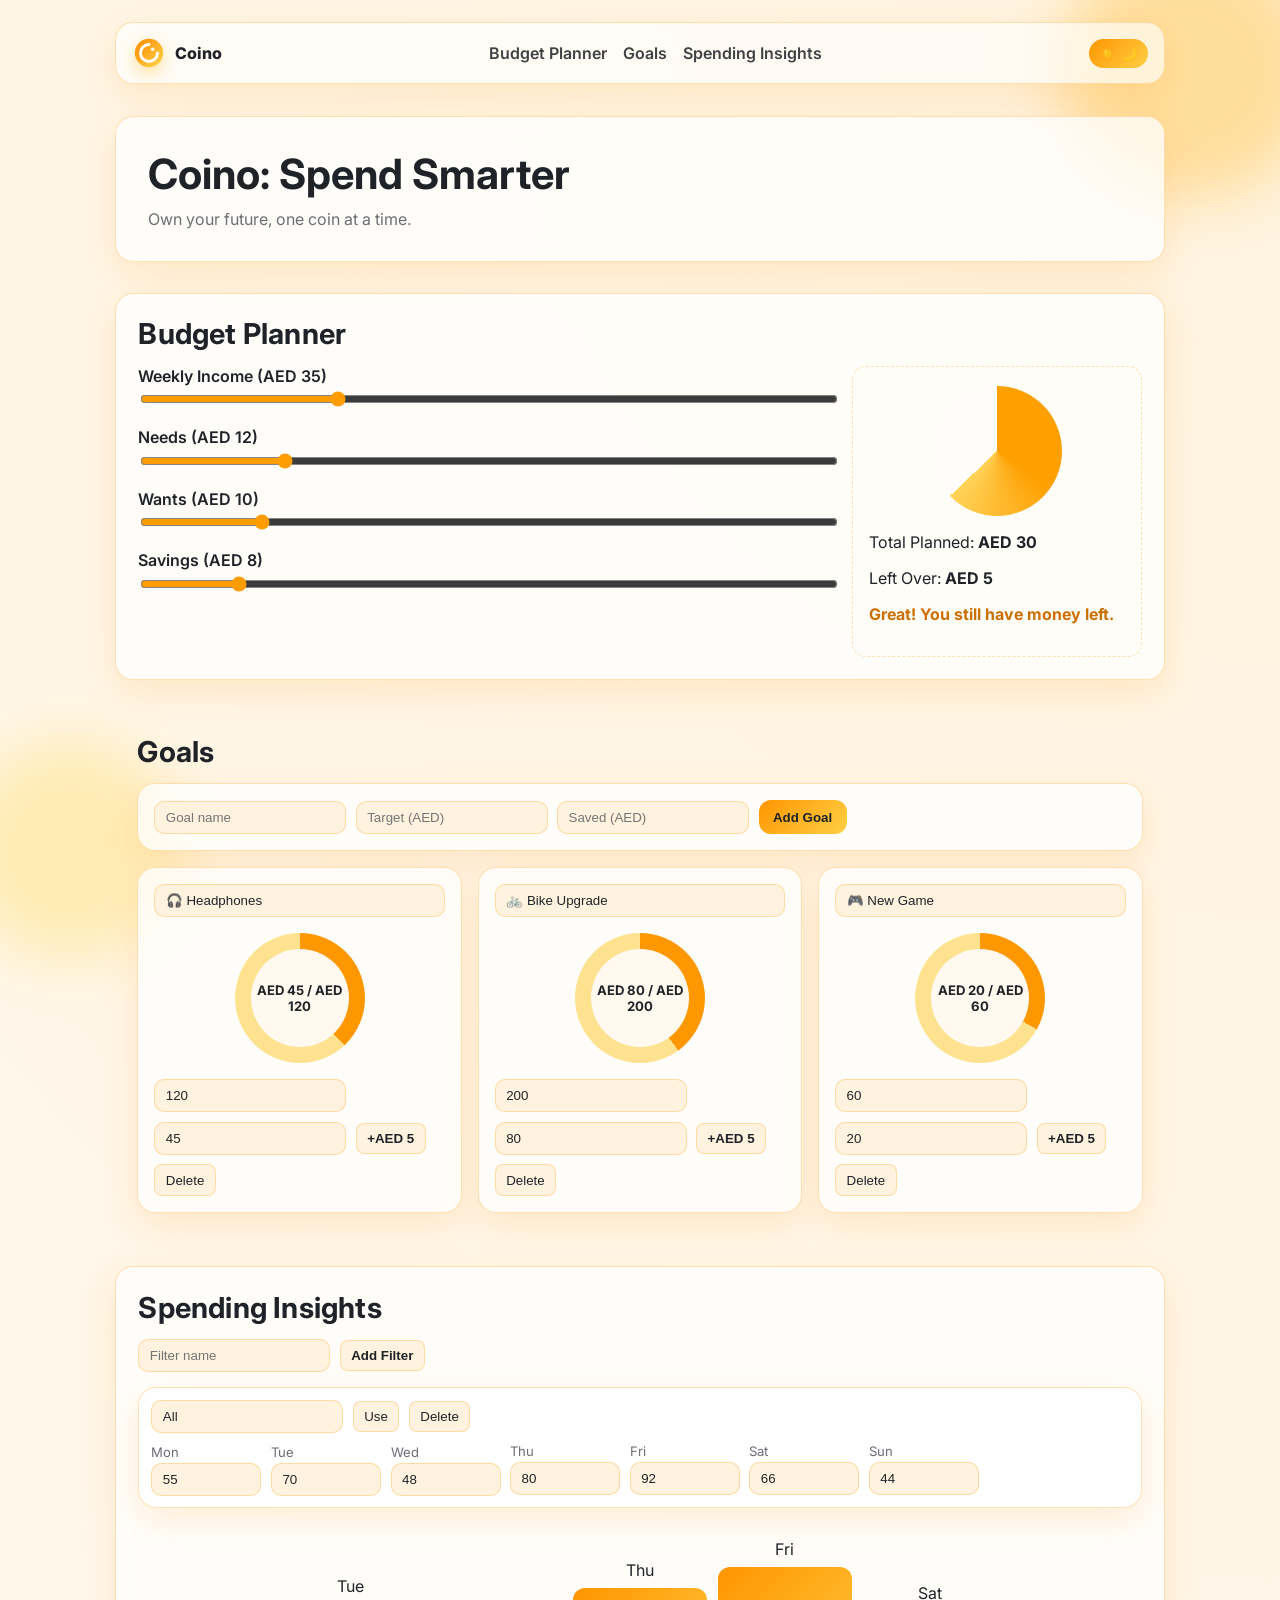
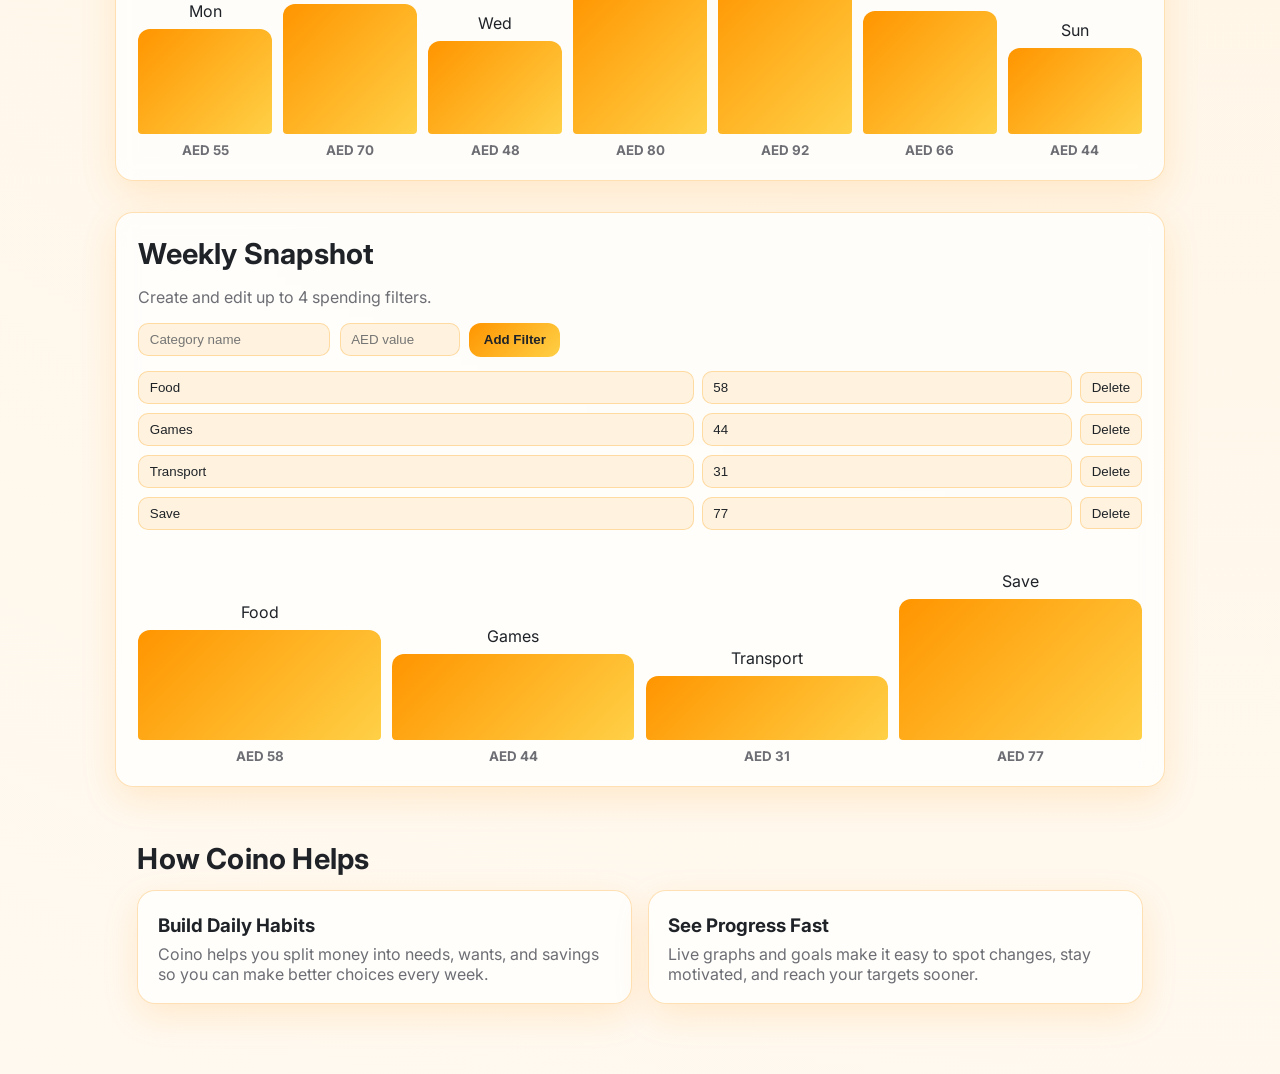
<file: index.html>
<!DOCTYPE html>
<html lang="en" data-theme="light">
  <head>
    <meta charset="UTF-8" />
    <meta name="viewport" content="width=device-width, initial-scale=1.0" />
    <title>Coino: Spend Smarter</title>
    <link rel="stylesheet" href="styles.css" />
    <link rel="icon" type="image/svg+xml" href="logo.svg" />
    <link rel="preconnect" href="https://fonts.googleapis.com" />
    <link rel="preconnect" href="https://fonts.gstatic.com" crossorigin />
    <link href="https://fonts.googleapis.com/css2?family=Inter:wght@400;600;700;800&display=swap" rel="stylesheet" />
  </head>
  <body>
    <div class="bg-orb orb-1"></div><div class="bg-orb orb-2"></div>
    <header class="site-header glass sticky-header">
      <a class="logo" href="#home" aria-label="Coino Home"><img src="logo.svg" alt="Coino logo" /><span>Coino</span></a>
      <nav class="nav-links" aria-label="Main navigation">
        <a href="#planner">Budget Planner</a><a href="#goals">Goals</a><a href="#insights">Spending Insights</a>
      </nav>
      <button id="themeToggle" class="theme-toggle" aria-label="Toggle theme"><span>☀️</span><span>🌙</span></button>
    </header>

    <main class="container parallax-wrap" id="home">
      <section class="hero glass reveal"><h1>Coino: Spend Smarter</h1><p>Own your future, one coin at a time.</p></section>

      <section id="planner" class="feature-section glass planner reveal">
        <h2 class="section-title">Budget Planner</h2>
        <div class="planner-grid">
          <div class="sliders">
            <label>Weekly Income (AED <span id="incomeVal">35</span>)<input type="range" min="10" max="100" value="35" id="income" /></label>
            <label>Needs (AED <span id="needsVal">12</span>)<input type="range" min="0" max="60" value="12" id="needs" /></label>
            <label>Wants (AED <span id="wantsVal">10</span>)<input type="range" min="0" max="60" value="10" id="wants" /></label>
            <label>Savings (AED <span id="saveVal">8</span>)<input type="range" min="0" max="60" value="8" id="save" /></label>
          </div>
          <div class="summary-card"><div class="donut" id="budgetDonut"></div><p>Total Planned: <strong id="planned">AED 30</strong></p><p>Left Over: <strong id="leftover">AED 5</strong></p><p id="budgetTip" class="tip">Great! You still have money left.</p></div>
        </div>
      </section>

      <section id="goals" class="feature-section reveal">
        <h2 class="section-title">Goals</h2>
        <section class="glass"><form id="goalForm" class="inline-form" style="padding:1rem;"><input id="goalName" maxlength="20" placeholder="Goal name" /><input id="goalTarget" type="number" min="5" placeholder="Target (AED)" /><input id="goalCurrent" type="number" min="0" placeholder="Saved (AED)" /><button class="btn btn-primary" type="submit">Add Goal</button></form></section>
        <section class="goals-grid" id="goalList"></section>
      </section>

      <section id="insights" class="feature-section glass insights reveal">
        <h2 class="section-title">Spending Insights</h2>
        <form id="insightFilterForm" class="inline-form"><input id="insightFilterName" maxlength="14" placeholder="Filter name" /><button class="btn btn-primary" type="submit">Add Filter</button></form>
        <div class="editable-list" id="insightFilterList"></div><div class="insight-bars" id="insightBars"></div>
      </section>

      <section class="feature-section dashboard glass reveal" id="weeklySnapshot">
        <h2 class="section-title">Weekly Snapshot</h2>
        <p class="sub">Create and edit up to 4 spending filters.</p>
        <form id="snapshotForm" class="inline-form"><input id="snapshotName" maxlength="12" placeholder="Category name" /><input id="snapshotValue" type="number" min="1" max="100" placeholder="AED value" /><button class="btn btn-primary" type="submit">Add Filter</button></form>
        <div id="snapshotList" class="editable-list"></div><div class="chart-bars" id="snapshotBars"></div>
      </section>

      <section id="help" class="feature-section reveal">
        <h2 class="section-title">How Coino Helps</h2>
        <div class="cards-grid">
          <article class="feature-card glass"><h3>Build Daily Habits</h3><p>Coino helps you split money into needs, wants, and savings so you can make better choices every week.</p></article>
          <article class="feature-card glass"><h3>See Progress Fast</h3><p>Live graphs and goals make it easy to spot changes, stay motivated, and reach your targets sooner.</p></article>
        </div>
      </section>
    </main>
    <script src="app.js"></script>
  </body>
</html>
</file>
<file: styles.css>
:root {
  --bg: #fff9f0;
  --bg-soft: #fff3df;
  --text: #1f2328;
  --card: rgba(255, 255, 255, 0.76);
  --stroke: rgba(255, 170, 47, 0.35);
  --shadow: 0 12px 35px rgba(255, 145, 0, 0.15);
  --grad: linear-gradient(135deg, #ff9500, #ffd046);
  --muted: #6d6e74;
}
[data-theme='dark'] { --bg: #121212; --bg-soft: #1a1a1a; --text: #f6f6f6; --card: rgba(30, 30, 30, 0.78); --stroke: rgba(255, 196, 86, 0.28); --shadow: 0 16px 40px rgba(0, 0, 0, 0.42); --grad: linear-gradient(135deg, #ff8a00, #ffe066); --muted: #c8c8cc; }
* { box-sizing: border-box; }
body { margin: 0; font-family: 'Inter', sans-serif; background: radial-gradient(circle at top right, var(--bg-soft), var(--bg)); color: var(--text); min-height: 100vh; overflow-x: hidden; }
.bg-orb { position: fixed; border-radius: 50%; filter: blur(30px); opacity: 0.3; z-index: -1; animation: float 8s ease-in-out infinite; }
.orb-1 { width: 260px; height: 260px; background: #ffae00; top: -60px; right: -40px; }
.orb-2 { width: 220px; height: 220px; background: #ffd53d; bottom: -60px; left: -40px; animation-delay: -3s; }
@keyframes float { 0%,100%{transform:translateY(0)}50%{transform:translateY(18px)} }
.container,.site-header { width: min(1050px, 92vw); margin-inline: auto; }
.site-header { margin-top: 1.4rem; padding: .8rem 1rem; display:flex; align-items:center; justify-content:space-between; gap:1rem; }
.container { margin: 2rem auto 3rem; display:grid; gap:1.25rem; }
.logo { display:flex; align-items:center; gap:.55rem; text-decoration:none; color:var(--text); font-weight:800; }
.logo img { width:34px; height:34px; filter: drop-shadow(0 6px 8px rgba(255,174,0,.35)); }
.nav-links { display:flex; gap:1rem; flex-wrap:wrap; }
.nav-links a { text-decoration:none; color:var(--text); font-weight:600; opacity:.86; transition:.2s; }
.nav-links a:hover { opacity:1; transform:translateY(-2px); }
.glass { border:1px solid var(--stroke); background:var(--card); backdrop-filter:blur(10px); border-radius:18px; box-shadow:var(--shadow); }
.theme-toggle { border:0; background:var(--grad); border-radius:999px; padding:.45rem .6rem; cursor:pointer; display:flex; gap:.35rem; }
.hero{padding:2rem}.hero h1{margin:0 0 .6rem;font-size:clamp(1.6rem,4vw,2.6rem)}.hero p{margin:0;color:var(--muted)}.hero-actions{margin-top:1rem;display:flex;gap:.8rem}
.btn{display:inline-block;text-decoration:none;border-radius:12px;padding:.6rem .9rem;font-weight:700;transition:.2s;border:none;cursor:pointer}.btn:hover{transform:translateY(-2px) scale(1.02)}.btn-primary{background:var(--grad);color:#1f2328}.btn-secondary{color:var(--text);border:1px solid var(--stroke)}
.cards-grid{display:grid;gap:1rem;grid-template-columns:repeat(auto-fit,minmax(210px,1fr))}.feature-card{padding:1.2rem}.feature-card p{color:var(--muted)}
.dashboard,.insights{padding:1.2rem}.sub{color:var(--muted)}
.inline-form{display:flex;gap:.6rem;flex-wrap:wrap;align-items:center}.inline-form input{border:1px solid var(--stroke);background:var(--bg-soft);color:var(--text);border-radius:10px;padding:.5rem .65rem;min-width:110px}
.editable-list{display:grid;gap:.55rem;margin:.9rem 0}.edit-item{display:grid;grid-template-columns:1.2fr .8fr auto;gap:.5rem;align-items:center}.edit-item button{padding:.45rem .65rem;border:1px solid var(--stroke);background:var(--bg-soft);color:var(--text);border-radius:8px;cursor:pointer}
.chart-bars,.insight-bars{display:flex;gap:.7rem;align-items:flex-end;min-height:220px;padding-top:1rem}
.bar-group,.bar-wrap{flex:1;min-width:56px;text-align:center;display:flex;flex-direction:column;align-items:center;gap:.5rem}
.bar,.bar-wrap i{width:100%;min-height:8px;border-radius:12px 12px 4px 4px;background:var(--grad);transition:height .35s ease;height:60px}
.page-title{padding:1.4rem}.planner{padding:1.2rem}.planner-grid{display:grid;grid-template-columns:minmax(0,1fr) 290px;gap:1rem;align-items:start}.sliders label{display:block;margin-bottom:1rem;font-weight:600}.sliders input{width:100%;accent-color:#ff9d00;margin-top:.35rem}.summary-card{padding:1rem;border:1px dashed var(--stroke);border-radius:14px}.tip{font-weight:700;color:#cc6f00}
.donut{width:130px;aspect-ratio:1;border-radius:50%;background:conic-gradient(#ff9f00 40%,#ffd35b 60%,rgba(255,255,255,.2) 0);margin:.2rem auto 1rem}
.goals-grid{display:grid;gap:1rem;grid-template-columns:repeat(auto-fit,minmax(220px,1fr))}.goal-card{padding:1rem;text-align:center}.ring{--p:0;width:130px;aspect-ratio:1;margin:.5rem auto 1rem;border-radius:50%;display:grid;place-items:center;background:conic-gradient(#ff9800 calc(var(--p)*1%),#ffe28f 0);transition:.35s}.ring span{width:98px;aspect-ratio:1;border-radius:50%;background:var(--bg);display:grid;place-items:center;font-size:.82rem;font-weight:700}
.reveal{opacity:0;transform:translateY(18px);animation:in .7s ease forwards}.delay-1{animation-delay:.12s}.delay-2{animation-delay:.24s}@keyframes in{to{opacity:1;transform:translateY(0)}}
@media (max-width:800px){.planner-grid{grid-template-columns:1fr}.edit-item{grid-template-columns:1fr 1fr auto}}


.feature-card .mini-link{color:#9a4f00;}
[data-theme='dark'] .feature-card .mini-link{color:#ffd36b;}

input, button, select, textarea { color: var(--text); }
input[type='number'], input[type='text'] { background: var(--bg-soft); }
[data-theme='dark'] input[type='number'], [data-theme='dark'] input[type='text'] { background: var(--bg-soft); }

.bar-group small,.bar-wrap small{font-weight:700;color:var(--muted);}


.goal-card > input{width:100%;margin-bottom:.5rem;border:1px solid var(--stroke);background:var(--bg-soft);color:var(--text);border-radius:10px;padding:.5rem .65rem;}
.goal-card .inline-form button,.insights button{background:var(--bg-soft);color:var(--text);border:1px solid var(--stroke);border-radius:8px;padding:.45rem .65rem;}
#insightFilterList .inline-form + .inline-form{margin-top:.65rem;}
#insightFilterList label{display:flex;flex-direction:column;gap:.2rem;font-size:.82rem;color:var(--muted);}
.bar,.bar-wrap i{min-height:14px;max-height:180px;}

#snapshotValue{min-width:120px;}


.sticky-header{position:sticky;top:10px;z-index:50;background:color-mix(in srgb, var(--card) 82%, transparent);}
.parallax-wrap > section{scroll-margin-top:90px;transform:translateZ(0);}
.edit-item input{border:1px solid var(--stroke);background:var(--bg-soft);color:var(--text);border-radius:10px;padding:.5rem .65rem;min-width:0;}
#weeklySnapshot .edit-item input[type="number"]{min-width:110px;}

.feature-section{padding:1.4rem;margin-top:.7rem;}
.section-title{margin:0 0 .9rem;font-size:clamp(1.35rem,2.6vw,1.8rem);letter-spacing:.2px;}
#goals .goals-grid{margin-top:1rem;}
#help .feature-card h3{margin:.2rem 0 .45rem;}
#help .feature-card p{margin:0;color:var(--muted);}
</file>
